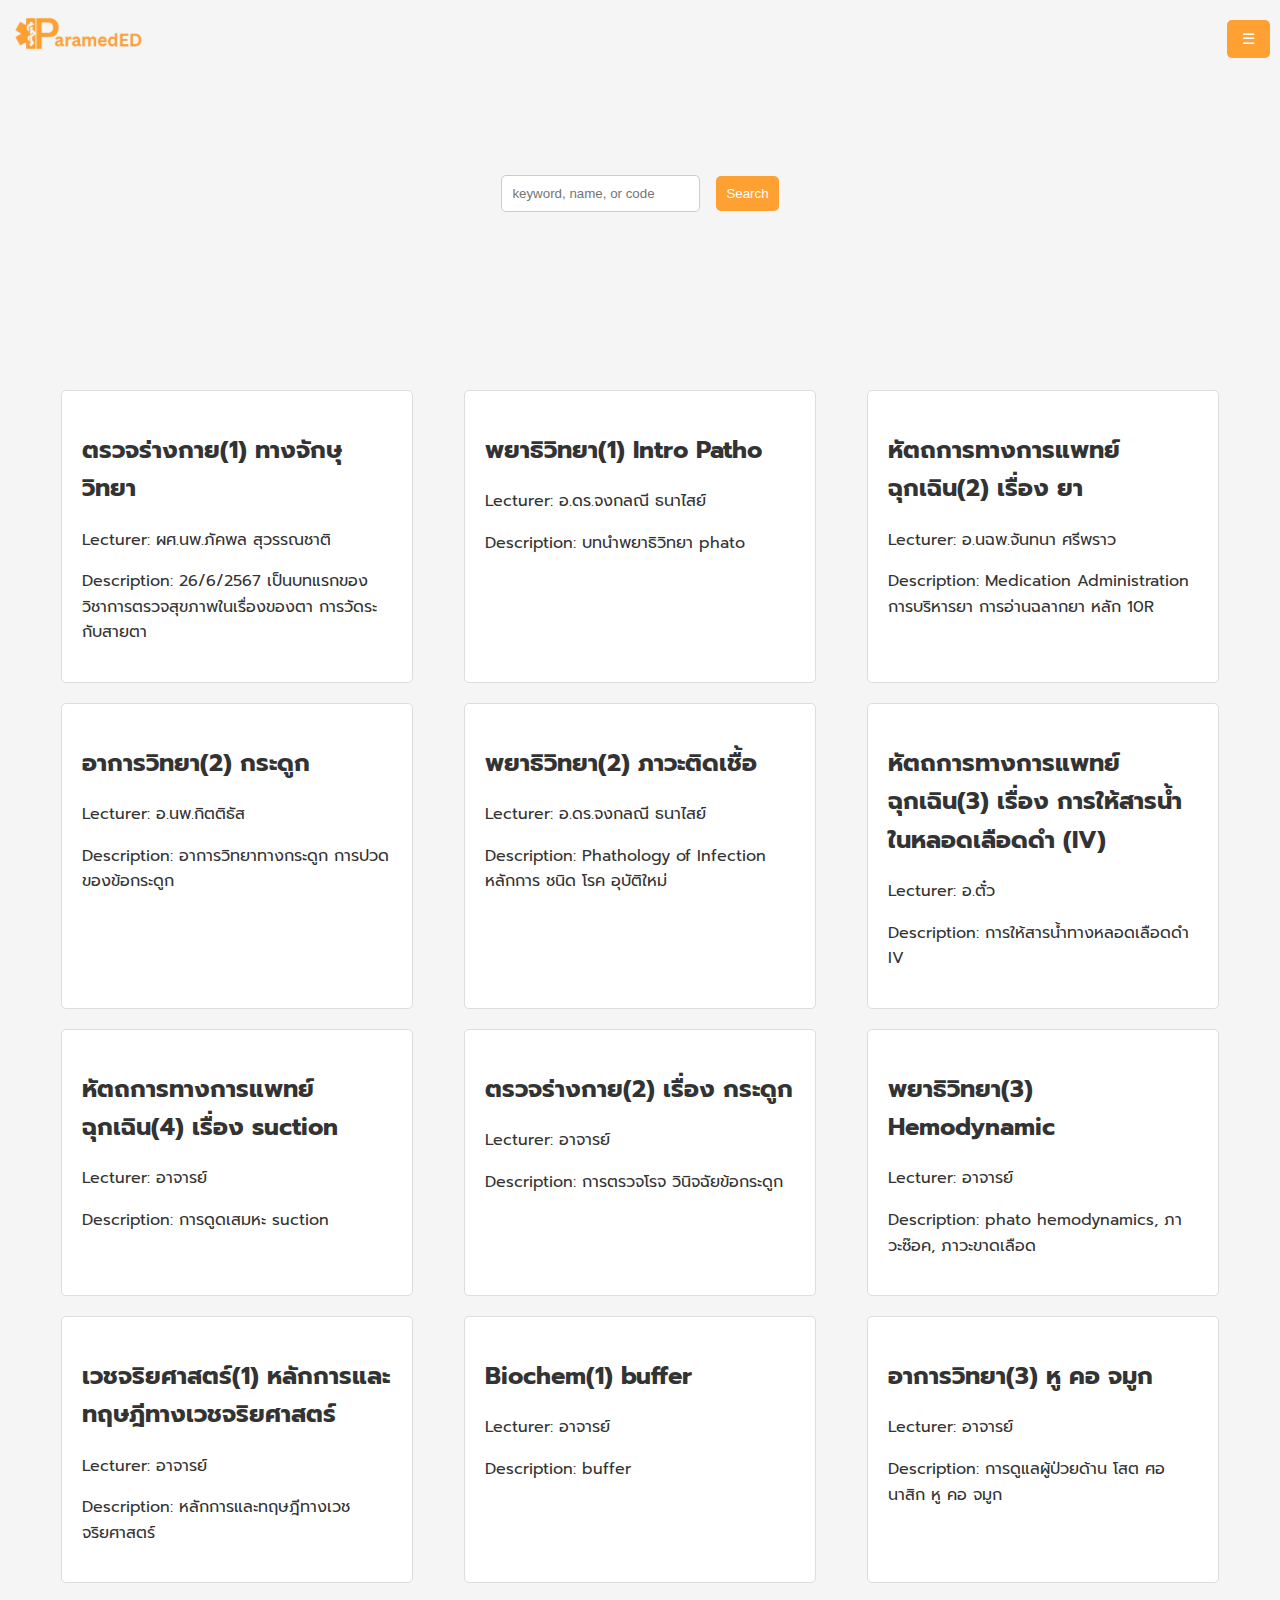
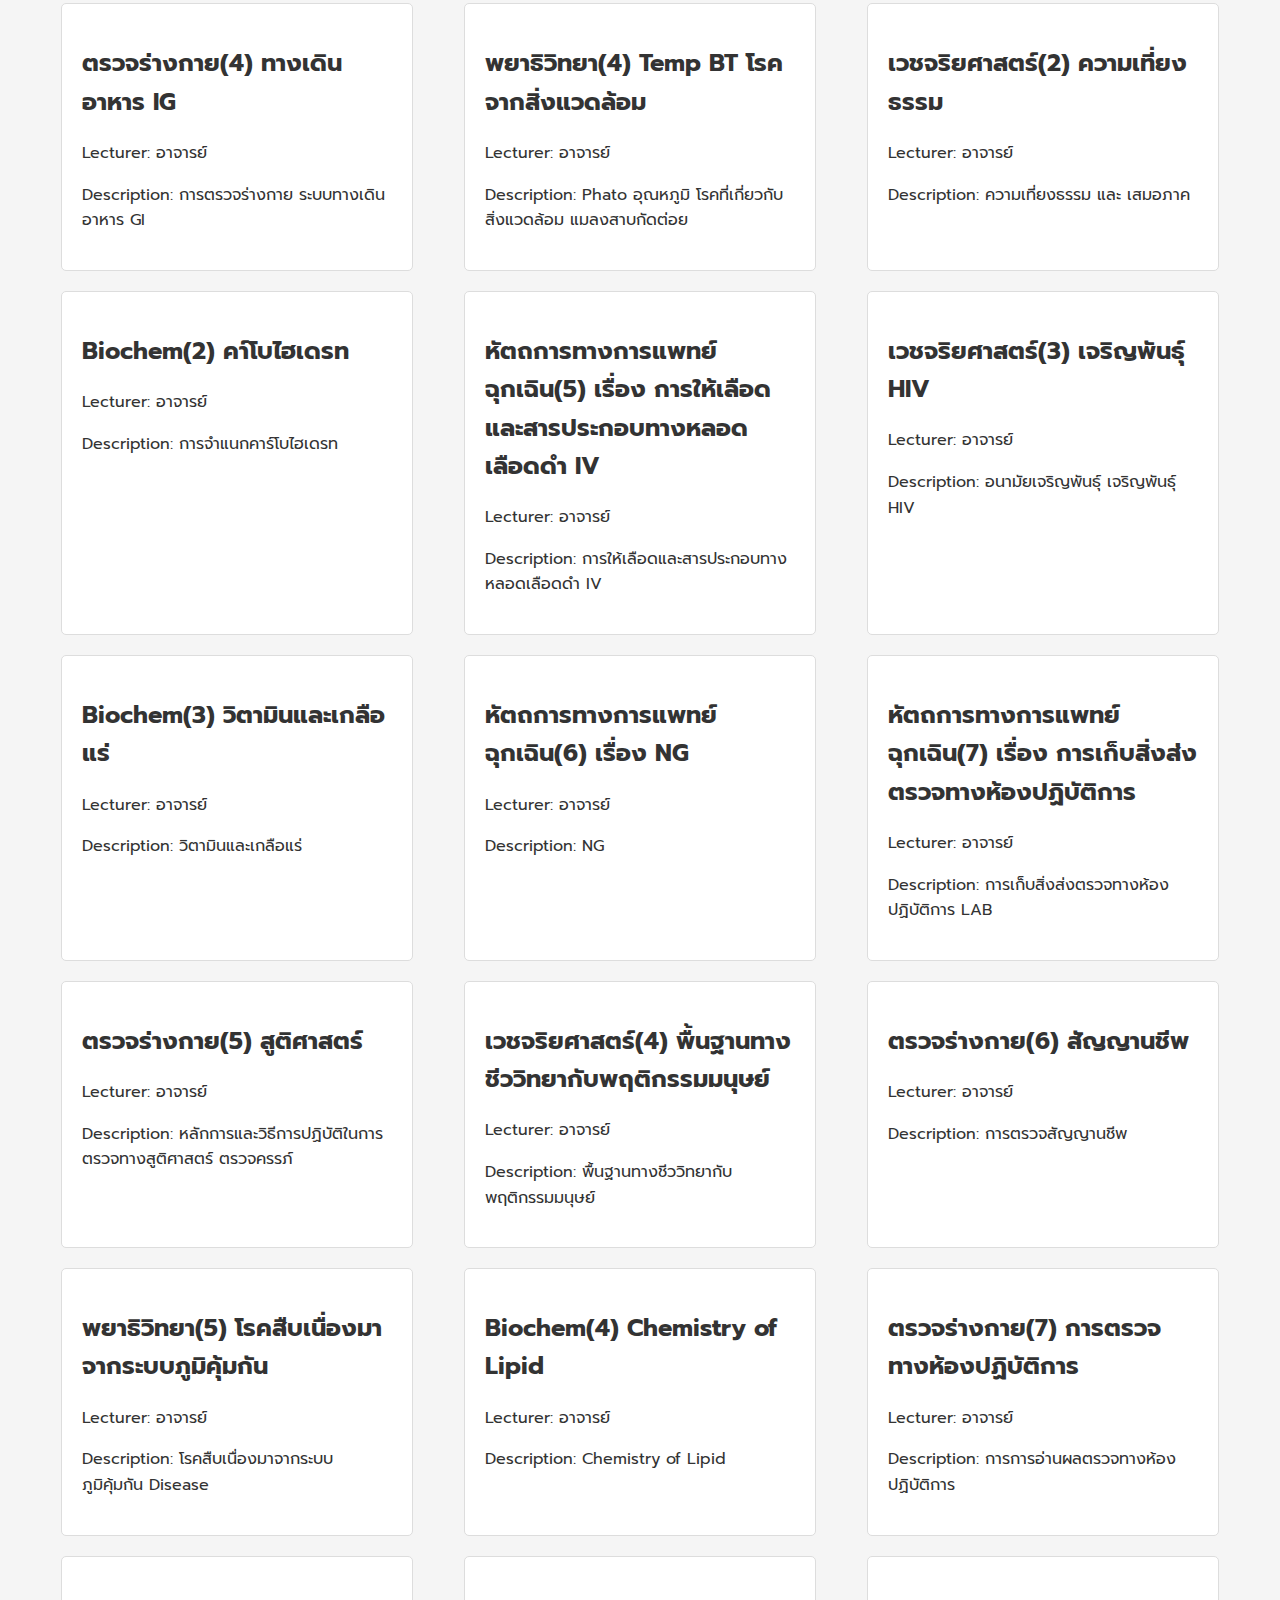
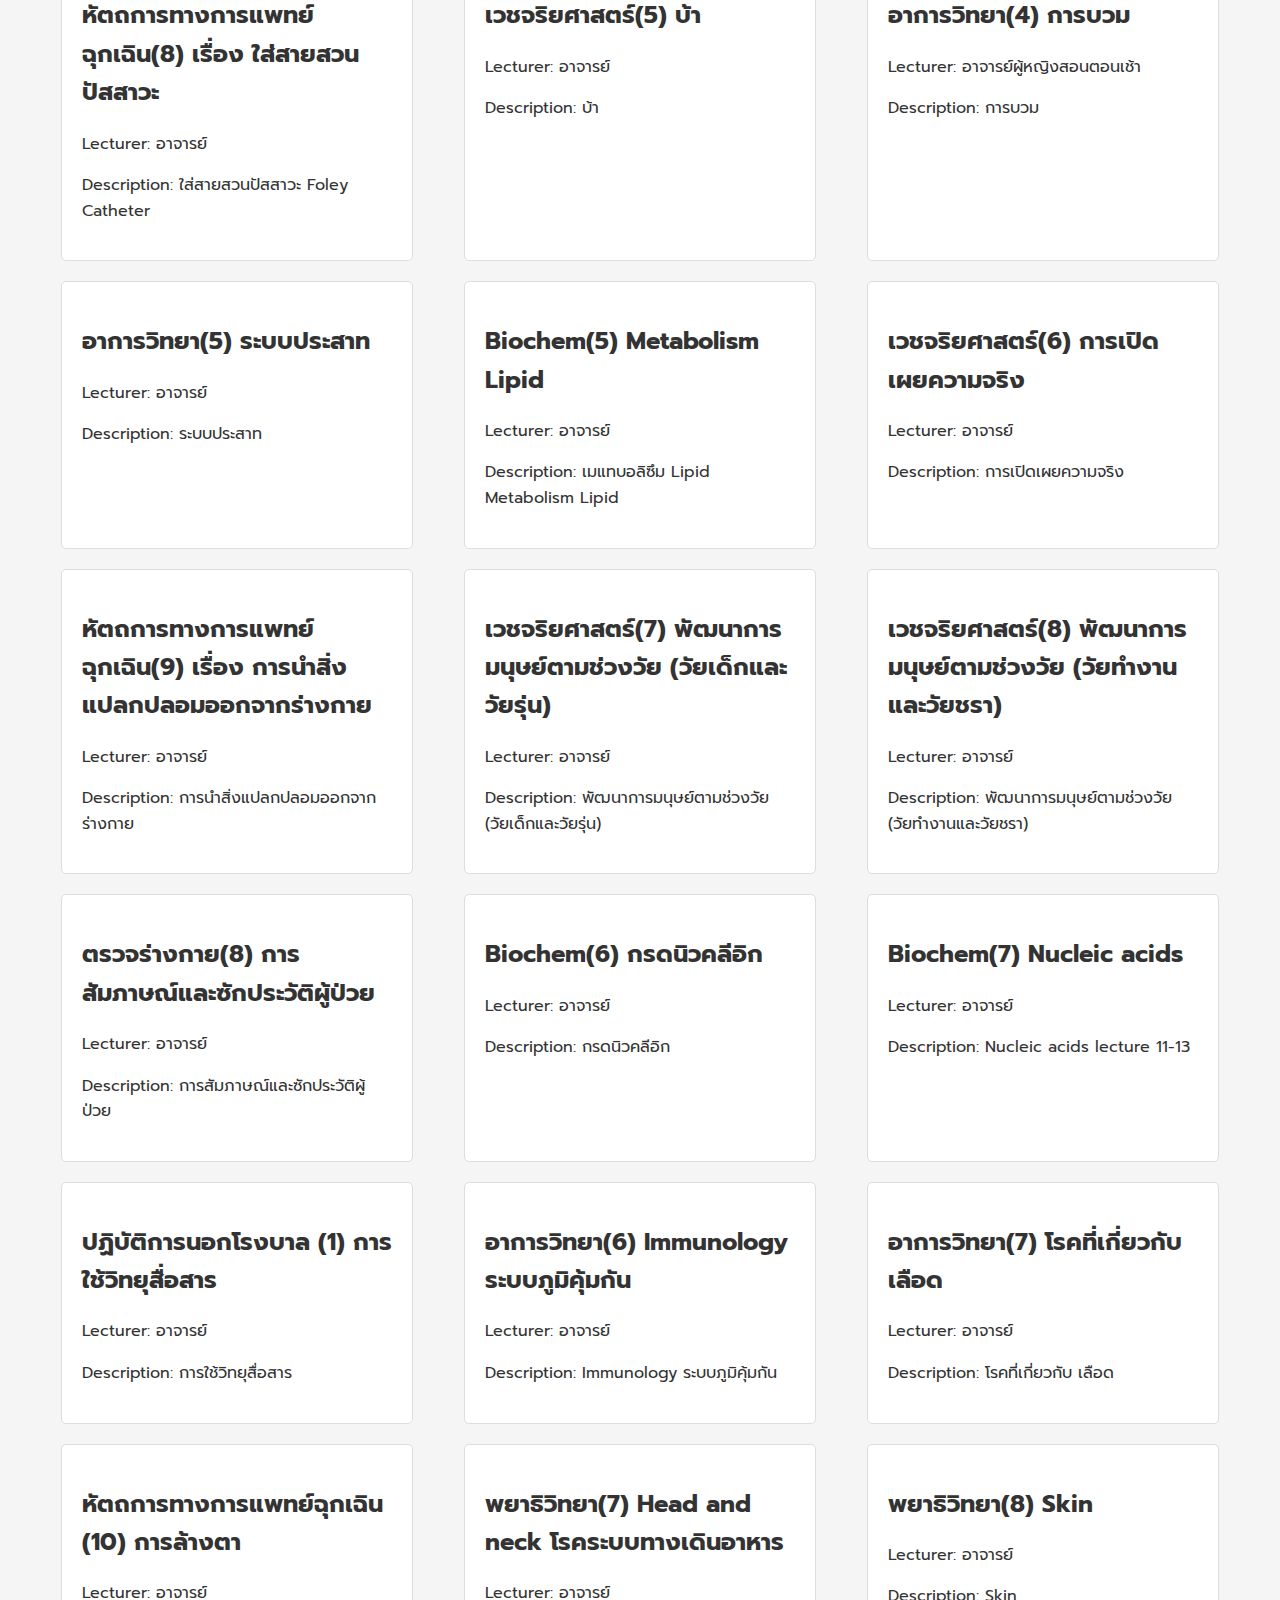
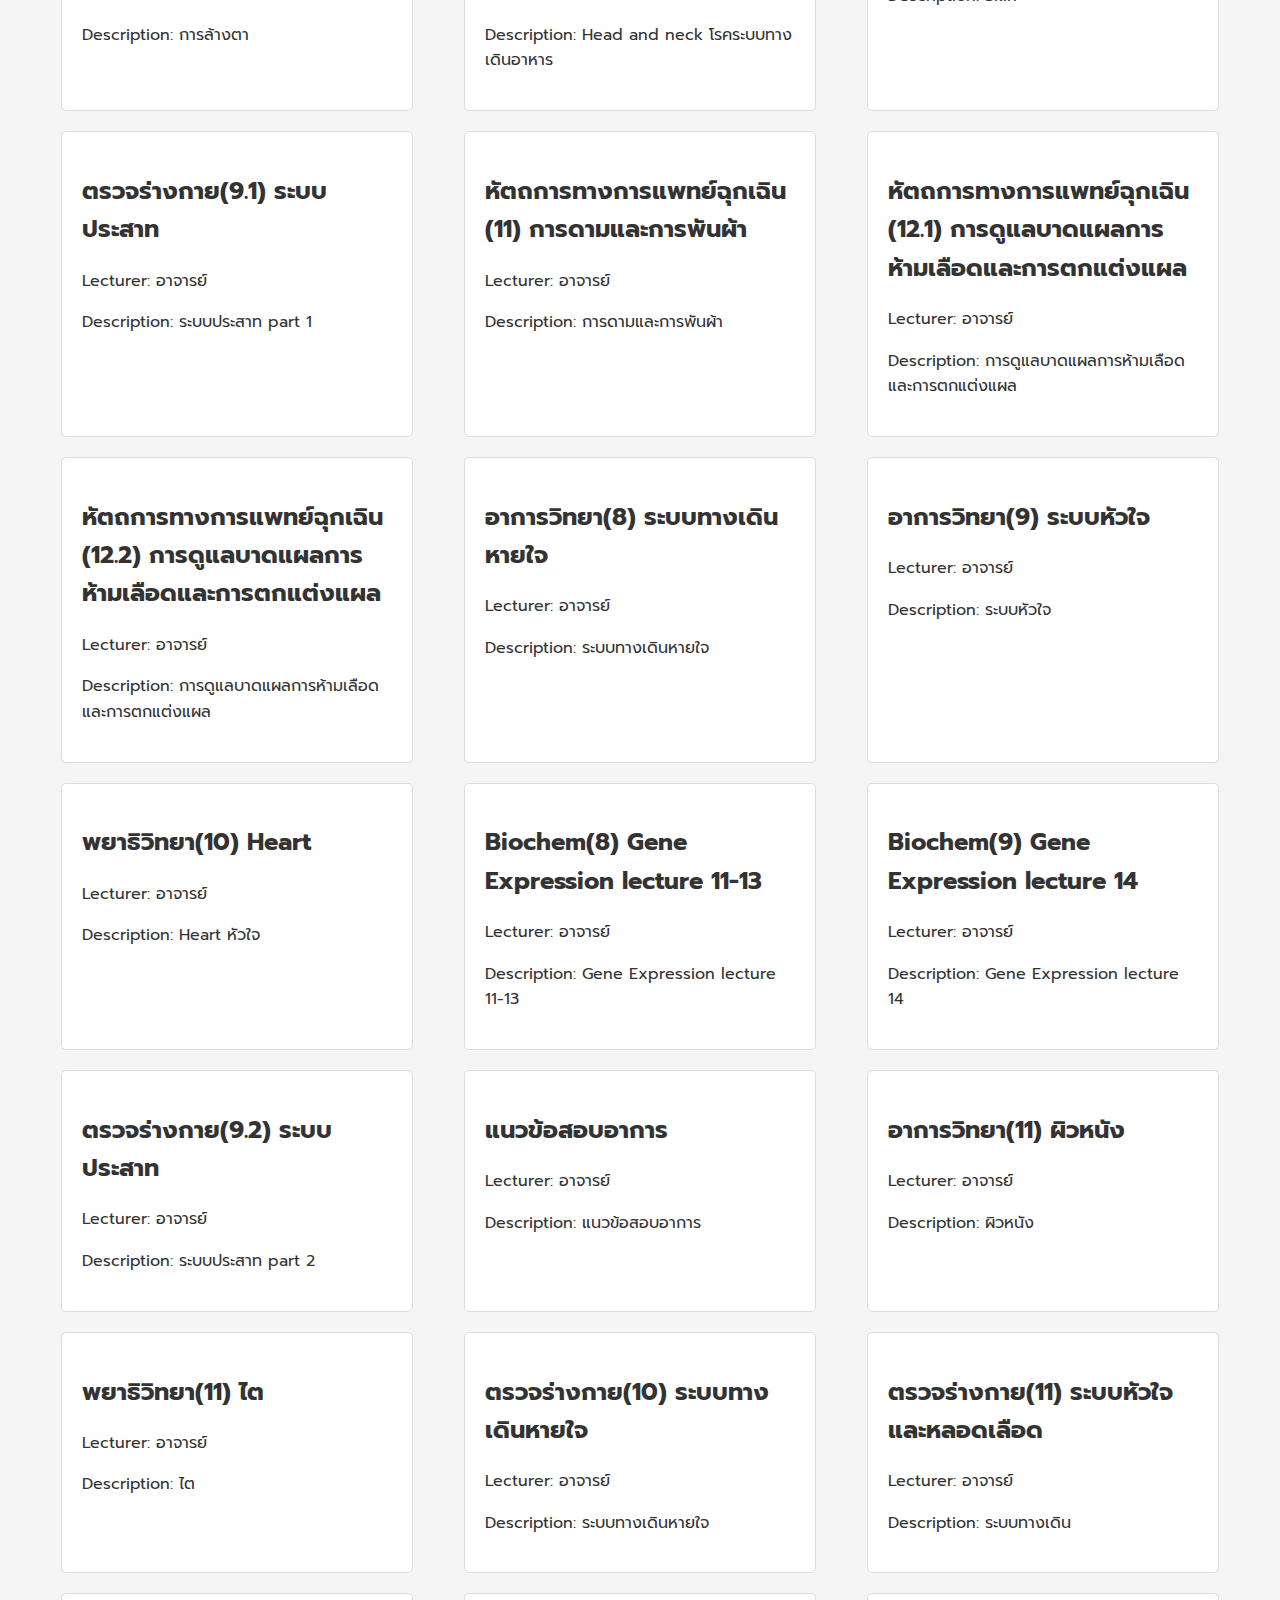
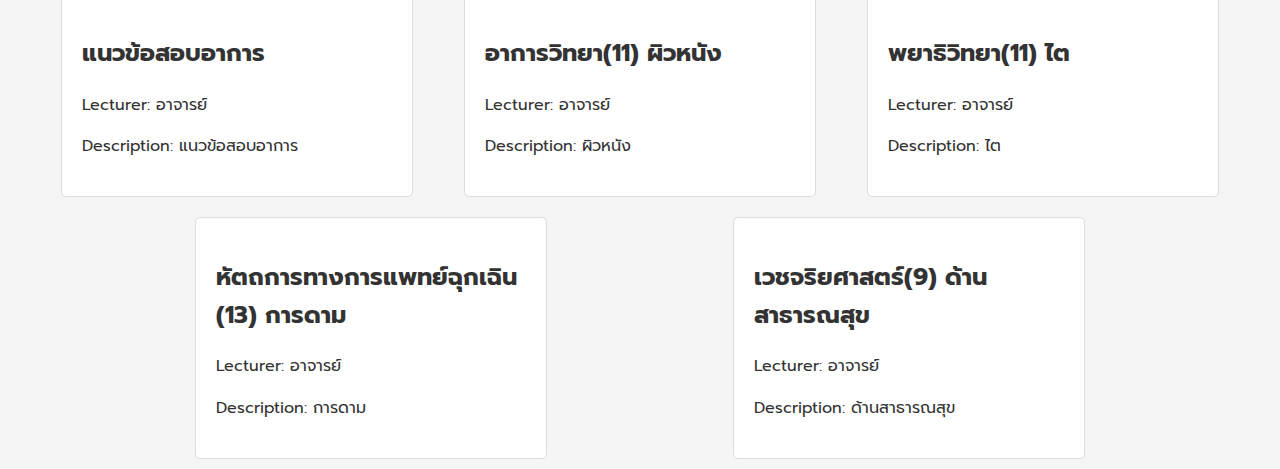
<file: Apps/คริปในห้องเรียน/index.html>
<!DOCTYPE html>
<html lang="en">
<head>
    <meta charset="UTF-8">
    <meta name="viewport" content="width=device-width, initial-scale=1.0, maximum-scale=1.0, user-scalable=no">
    <title>ParamedEd</title>
    <link rel="stylesheet" href="style.css">
    <link rel="icon" type="image/x-icon" href="../../imgs/icon_ParaEd.png">
    <!-- Add any additional CSS or library links here -->
     
</head>
<body>

    <div id="headerBanner">
        <a href="../../index.html"><img src="../../imgs/ParamedEd.png" alt="Logo" id="logo"></a>
    </div>

    <!-- Slide Toggle Menu Button -->
    <button id="menuToggleButton" onclick="toggleMenu()">☰</button>

    <!-- Slide Toggle Menu Content -->
    <div id="slideMenu">
        <a href="./index.html" style="color: sandybrown;">ปี 2 เทอม 1</a>
        <a href="./Pages/Page2.html">ปี 2 เทอม 2</a>
    </div>

    <div id="searchContainer">
        <input type="text" id="searchInput" placeholder="keyword, name, or code" onkeypress="handleKeyPress(event)">
       <button onclick="[searchBooks(),myFunction()]">Search</button>
    </div>


    <div id="bookResults">
        <!-- Book search results will be displayed here -->
       
    </div>

    <!-- Add any additional scripts or library links here -->

    <script src="app.js"></script>
    <script>
        function myFunction() {
            var x = document.getElementById("bookResults");
            if (window.innerWidth < 1000) {
                    x.classList.add("responsive");
                } else {
                    if (x.classList.contains("responsive")) {
                    x.classList.remove("responsive");
                }
            }
        }
    </script>

<!-- Scroll-to-Top Button -->
<button id="scrollButton" onclick="scrollToTop()">↑</button>

<script>
const localBooks = [
    // { title: "ประวัติศาสตร์", code: "H103-43", shell:"100", local:"Shell 100 ตู้ที่ 3 ชั้น 4 ล๊อค 3", description: " เป็นการค้นพบ ค้นหา รวบรวม จัดระเบียบและนำเสนอข้อมูลเกี่ยวกับเหตุการณ์ในอดีตประวัติศาสตร์" },
     // Add more books as needed.
     // { title: "", lecturer: "", description: "",video: "", url: "" },
     { title: "ตรวจร่างกาย(1) ทางจักษุวิทยา", lecturer: "ผศ.นพ.ภัคพล สุวรรณชาติ", description: "26/6/2567 เป็นบทแรกของวิชาการตรวจสุขภาพในเรื่องของตา การวัดระกับสายตา",video: "https://youtu.be/ZfhKYfA6Fxo", url: "https://drive.google.com/file/d/17u2y0d6HRSlNmsR6oMcT_R6THT79JEuc/view" },
     { title: "พยาธิวิทยา(1) Intro Patho", lecturer: "อ.ดร.จงกลณี ธนาไสย์", description: "บทนำพยาธิวิทยา phato",video: "https://youtu.be/bG3Suu_nfpw", url: "https://drive.google.com/file/d/1tQWKaWDUKNAQySp1zB0quNyJj_MvgCij/view?usp=drive_link" },
     { title: "หัตถการทางการแพทย์ฉุกเฉิน(2) เรื่อง ยา", lecturer: "อ.นฉพ.จันทนา ศรีพราว", description: "Medication Administration การบริหารยา การอ่านฉลากยา หลัก 10R",video: "https://www.youtube.com/watch?v=PXtrkAWK25Q", url: "https://drive.google.com/file/d/1soVKz_4t-B4-ZZCu8oIygeB9FegyUUxE/view?usp=drive_link" },
     { title: "อาการวิทยา(2) กระดูก", lecturer: "อ.นพ.กิตติธัส", description: "อาการวิทยาทางกระดูก การปวดของข้อกระดูก",video: "https://youtu.be/0Jj7jkW_wzg?si=N6VpHFphzLfrp-rK", url: "https://drive.google.com/file/d/1RPD1vHyguN6ynav3uz5HrFB8loZ-tCwE/view?usp=drive_link" },
     { title: "พยาธิวิทยา(2) ภาวะติดเชื้อ", lecturer: "อ.ดร.จงกลณี ธนาไสย์", description: "Phathology of Infection หลักการ ชนิด โรค อุบัติใหม่",video: "https://youtu.be/vnJzCj8cbdk?si=npmMDERPCkZoeXVI", url: "" },
     { title: "หัตถการทางการแพทย์ฉุกเฉิน(3) เรื่อง การให้สารนํ้าในหลอดเลือดดำ (IV)", lecturer: "อ.ตั๋ว", description: "การให้สารนํ้าทางหลอดเลือดดำ IV",video: "https://youtu.be/boziUt6yRpQ?si=_7JfUTMOXS2t-RBv", url: "" },
     { title: "หัตถการทางการแพทย์ฉุกเฉิน(4) เรื่อง suction", lecturer: "อาจารย์", description: "การดูดเสมหะ suction",video: "https://youtu.be/Ie90Nwn8Yhg?si=udM8bFmsAYIA-b4_", url: "" },
     { title: "ตรวจร่างกาย(2) เรื่อง กระดูก", lecturer: "อาจารย์", description: "การตรวจโรจ วินิจฉัยข้อกระดูก",video: "https://youtu.be/8PbsmlDmsV8?si=rWIMZpP68zvo4OeP", url: "" },
     { title: "พยาธิวิทยา(3) Hemodynamic", lecturer: "อาจารย์", description: "phato hemodynamics, ภาวะซ๊อค, ภาวะขาดเลือด",video: "https://youtu.be/mSOATkP9o-4?si=Nej5umk_NUG4-TG_", url: "" },
     { title: "เวชจริยศาสตร์(1) หลักการและทฤษฎีทางเวชจริยศาสตร์", lecturer: "อาจารย์", description: "หลักการและทฤษฎีทางเวชจริยศาสตร์",video: "https://youtu.be/C24YlsiNDHs?si=-BZtkt0vO0sByxIy", url: "" },
     { title: "Biochem(1) buffer", lecturer: "อาจารย์", description: "buffer",video: "https://youtu.be/lqXpNIEbDI8?si=YZKjsirEdPWXU2Jw", url: "" },
     { title: "อาการวิทยา(3) หู คอ จมูก", lecturer: "อาจารย์", description: "การดูแลผู้ป่วยด้าน โสต ศอ นาสิก หู คอ จมูก",video: "https://youtu.be/MWUgNzJ5Jns?si=dgtdL0tP_rP_oyDa", url: "" },
     { title: "ตรวจร่างกาย(4) ทางเดินอาหาร IG", lecturer: "อาจารย์", description: "การตรวจร่างกาย ระบบทางเดินอาหาร GI",video: "https://youtu.be/8cIlyNW-9NM", url: "" },
     { title: "พยาธิวิทยา(4) Temp BT โรคจากสิ่งแวดล้อม", lecturer: "อาจารย์", description: "Phato อุณหภูมิ โรคที่เกี่ยวกับสิ่งแวดล้อม แมลงสาบกัดต่อย",video: "https://youtu.be/NFTsKGXnpes?si=WJ4KBXfVVH6lSaUo ", url: "" },
     { title: "เวชจริยศาสตร์(2) ความเที่ยงธรรม", lecturer: "อาจารย์", description: "ความเที่ยงธรรม และ เสมอภาค",video: "https://youtu.be/ge2N7n_SML4?si=7ajiKdntvY1R0DCK", url: "" },
    { title: "Biochem(2) คา์โบไฮเดรท", lecturer: "อาจารย์", description: "การจำแนกคาร์โบไฮเดรท",video: "https://youtu.be/T09jWOd1ISg?si=XYgFxO815xe3bl1x", url: "" },
    { title: "หัตถการทางการแพทย์ฉุกเฉิน(5) เรื่อง การให้เลือดและสารประกอบทางหลอดเลือดดำ IV", lecturer: "อาจารย์", description: "การให้เลือดและสารประกอบทางหลอดเลือดดำ IV",video: "https://youtu.be/VOoH4H4WvCE?si=KP5xIVzPoKAl16uX", url: "" },

    { title: "เวชจริยศาสตร์(3) เจริญพันธุ์ HIV", lecturer: "อาจารย์", description: "อนามัยเจริญพันธุ์ เจริญพันธุ์ HIV",video: "https://youtu.be/WEDuFklmrhs", url: "" },
    { title: "Biochem(3) วิตามินและเกลือแร่", lecturer: "อาจารย์", description: "วิตามินและเกลือแร่",video: "https://youtu.be/DDFNE2sSukA", url: "" },
    { title: "หัตถการทางการแพทย์ฉุกเฉิน(6) เรื่อง NG", lecturer: "อาจารย์", description: "NG",video: "https://youtu.be/rpjLp2x7i2I", url: "" },
    { title: "หัตถการทางการแพทย์ฉุกเฉิน(7) เรื่อง การเก็บสิ่งส่งตรวจทางห้องปฏิบัติการ", lecturer: "อาจารย์", description: "การเก็บสิ่งส่งตรวจทางห้องปฏิบัติการ LAB",video: "https://youtu.be/MyfFWdEdqxs", url: "" },
    { title: "ตรวจร่างกาย(5) สูติศาสตร์", lecturer: "อาจารย์", description: "หลักการและวิธีการปฏิบัติในการตรวจทางสูติศาสตร์ ตรวจครรภ์",video: "https://youtu.be/Qm8c1mDZ_yM", url: "" },
    { title: "เวชจริยศาสตร์(4) พื้นฐานทางชีววิทยากับพฤติกรรมมนุษย์", lecturer: "อาจารย์", description: "พื้นฐานทางชีววิทยากับพฤติกรรมมนุษย์",video: "https://youtu.be/jllWUGSUQKw", url: "" },
    { title: "ตรวจร่างกาย(6) สัญญานชีพ", lecturer: "อาจารย์", description: "การตรวจสัญญานชีพ",video: "https://youtu.be/-A3EOBg0yQw", url: "" },
    { title: "พยาธิวิทยา(5) โรคสืบเนื่องมาจากระบบภูมิคุ้มกัน", lecturer: "อาจารย์", description: "โรคสืบเนื่องมาจากระบบภูมิคุ้มกัน Disease",video: "https://youtu.be/bco7rApKhs0", url: "" },
    { title: "Biochem(4) Chemistry of Lipid", lecturer: "อาจารย์", description: "Chemistry of Lipid",video: "https://youtu.be/GC26jWpjTdw", url: "" },
    { title: "ตรวจร่างกาย(7) การตรวจทางห้องปฏิบัติการ", lecturer: "อาจารย์", description: "การการอ่านผลตรวจทางห้องปฏิบัติการ",video: "https://youtu.be/4gclWqYIcHo", url: "" },
    
    { title: "หัตถการทางการแพทย์ฉุกเฉิน(8) เรื่อง ใส่สายสวนปัสสาวะ", lecturer: "อาจารย์", description: "ใส่สายสวนปัสสาวะ Foley Catheter",video: "https://youtu.be/ogBYTkDf974", url: "" },
    { title: "เวชจริยศาสตร์(5) บ้า", lecturer: "อาจารย์", description: "บ้า",video: "https://youtu.be/XFczmMcbPMQ", url: "" },
    { title: "อาการวิทยา(4) การบวม", lecturer: "อาจารย์ผู้หญิงสอนตอนเช้า", description: "การบวม",video: "https://youtu.be/Z-VxCqfIr8o", url: "" },
    { title: "อาการวิทยา(5) ระบบประสาท", lecturer: "อาจารย์", description: "ระบบประสาท",video: "https://youtu.be/7relNaZpD64", url: "" },
    { title: "Biochem(5) Metabolism Lipid", lecturer: "อาจารย์", description: "เมแทบอลิซึม Lipid Metabolism Lipid",video: "https://youtu.be/7lPlrIdM9Uk", url: "" },
    { title: "เวชจริยศาสตร์(6) การเปิดเผยความจริง", lecturer: "อาจารย์", description: "การเปิดเผยความจริง",video: "https://youtu.be/PxQaGxjmtyg", url: "" },
    
    { title: "หัตถการทางการแพทย์ฉุกเฉิน(9) เรื่อง การนำสิ่งแปลกปลอมออกจากร่างกาย", lecturer: "อาจารย์", description: "การนำสิ่งแปลกปลอมออกจากร่างกาย",video: "https://youtu.be/VmovaSdGHeo?si=miXg8miuseaHt6Mo", url: "" },
    { title: "เวชจริยศาสตร์(7) พัฒนาการมนุษย์ตามช่วงวัย (วัยเด็กและวัยรุ่น)", lecturer: "อาจารย์", description: "พัฒนาการมนุษย์ตามช่วงวัย (วัยเด็กและวัยรุ่น)",video: "https://youtu.be/630HZB8X9wY?si=FkSxWVZjWwZs8Alg", url: "" },
    { title: "เวชจริยศาสตร์(8) พัฒนาการมนุษย์ตามช่วงวัย (วัยทำงานและวัยชรา)", lecturer: "อาจารย์", description: "พัฒนาการมนุษย์ตามช่วงวัย (วัยทำงานและวัยชรา)",video: "https://youtu.be/3TYRMUp40ug?si=iJSuTsavRt0EwmOU", url: "" },
    { title: "ตรวจร่างกาย(8) การสัมภาษณ์และซักประวัติผู้ป่วย", lecturer: "อาจารย์", description: "การสัมภาษณ์และซักประวัติผู้ป่วย",video: "https://youtu.be/UwqO265XviU?si=e1v9tzXA85-Ixvxg", url: "" },
    { title: "Biochem(6) กรดนิวคลีอิก", lecturer: "อาจารย์", description: "กรดนิวคลีอิก",video: "https://youtu.be/tuzcD2IlaKg?si=1Fk3Q1SIK8UhyGSH", url: "" },
    
    { title: "Biochem(7) Nucleic acids", lecturer: "อาจารย์", description: "Nucleic acids lecture 11-13",video: "https://youtu.be/tuzcD2IlaKg?si=1Fk3Q1SIK8UhyGSH", url: "" },
    { title: "ปฏิบัติการนอกโรงบาล (1) การใช้วิทยุสื่อสาร", lecturer: "อาจารย์", description: "การใช้วิทยุสื่อสาร",video: "https://youtu.be/tuzcD2IlaKg?si=1Fk3Q1SIK8UhyGSH", url: "" },
    { title: "อาการวิทยา(6) Immunology ระบบภูมิคุ้มกัน", lecturer: "อาจารย์", description: "Immunology ระบบภูมิคุ้มกัน",video: "https://youtu.be/o8UxrJXOGbE", url: "" },
    { title: "อาการวิทยา(7) โรคที่เกี่ยวกับ เลือด", lecturer: "อาจารย์", description: "โรคที่เกี่ยวกับ เลือด",video: "https://youtu.be/zj9RZaneQCs?si=pL72uSivED7wHnvR", url: "" },
    { title: "หัตถการทางการแพทย์ฉุกเฉิน (10) การล้างตา", lecturer: "อาจารย์", description:"การล้างตา",video: "https://youtu.be/oXa6coaWWCw?si=kLSXWSZYzIaVh3Wf", url: "" },
    { title: "พยาธิวิทยา(7) Head and neck โรคระบบทางเดินอาหาร", lecturer: "อาจารย์", description:"Head and neck โรคระบบทางเดินอาหาร",video: "https://youtu.be/ZRKqk5c_bCo?si=Q2wl8ovz5T_YV49F", url: "" },
    { title: "พยาธิวิทยา(8) Skin", lecturer: "อาจารย์", description:"Skin",video: "https://youtu.be/H8G3SUgu2_c?si=4mL3FJzFRQnslZB1", url: "" },


    { title: "ตรวจร่างกาย(9.1) ระบบประสาท", lecturer: "อาจารย์", description: "ระบบประสาท part 1",video: "https://www.youtube.com/watch?v=m6WjOl7SD5o", url: "" },
    { title: "หัตถการทางการแพทย์ฉุกเฉิน (11) การดามและการพันผ้า", lecturer: "อาจารย์", description: "การดามและการพันผ้า",video: "https://www.youtube.com/watch?v=IPiUIsXKPag", url: "" },
    { title: "หัตถการทางการแพทย์ฉุกเฉิน (12.1) การดูแลบาดแผลการห้ามเลือดและการตกแต่งแผล", lecturer: "อาจารย์", description: "การดูแลบาดแผลการห้ามเลือดและการตกแต่งแผล",video: "https://www.youtube.com/watch?v=BUitblyb-Hw", url: "" },
    { title: "หัตถการทางการแพทย์ฉุกเฉิน (12.2) การดูแลบาดแผลการห้ามเลือดและการตกแต่งแผล", lecturer: "อาจารย์", description: "การดูแลบาดแผลการห้ามเลือดและการตกแต่งแผล",video: "https://youtu.be/1HvTjZpdLAM", url: "" },
    { title: "อาการวิทยา(8) ระบบทางเดินหายใจ", lecturer: "อาจารย์", description: "ระบบทางเดินหายใจ",video: "https://www.youtube.com/watch?v=b3g6SJSsVB8", url: "" },
    { title: "อาการวิทยา(9) ระบบหัวใจ", lecturer: "อาจารย์", description: "ระบบหัวใจ",video: "https://www.youtube.com/watch?v=lWx7EvVKDA0", url: "" },
    { title: "พยาธิวิทยา(10) Heart", lecturer: "อาจารย์", description:"Heart หัวใจ",video: "https://www.youtube.com/watch?v=ryZBCKp1-o0", url: "" },
    { title: "Biochem(8) Gene Expression lecture 11-13", lecturer: "อาจารย์", description: "Gene Expression lecture 11-13",video: "https://www.youtube.com/watch?v=JHz5YKkE_gw", url: "" },
    { title: "Biochem(9) Gene Expression lecture 14", lecturer: "อาจารย์", description: "Gene Expression lecture 14",video: "https://www.youtube.com/watch?v=cGMwmpzShTA", url: "" },
    
    { title: "ตรวจร่างกาย(9.2) ระบบประสาท", lecturer: "อาจารย์", description: "ระบบประสาท part 2",video: "https://www.youtube.com/watch?v=CxKvpHd2Da8", url: "" },
    { title: "แนวข้อสอบอาการ", lecturer: "อาจารย์", description: "แนวข้อสอบอาการ",video: "https://m.youtube.com/watch?feature=shared&v=fbilgo25xkk", url: "" }, 
    { title: "อาการวิทยา(11) ผิวหนัง", lecturer: "อาจารย์", description: "ผิวหนัง",video: "https://m.youtube.com/watch?v=ad-F54AHg_Y", url: "" }, 
    { title: "พยาธิวิทยา(11) ไต", lecturer: "อาจารย์", description: "ไต",video: "https://m.youtube.com/watch?v=-AcHQ8E9sY4", url: "" },
    { title: "ตรวจร่างกาย(10) ระบบทางเดินหายใจ", lecturer: "อาจารย์", description: "ระบบทางเดินหายใจ",video: "https://youtu.be/EtfMc-TKAp8?si=VtXnoJM-343LhViP", url: "" },
    { title: "ตรวจร่างกาย(11) ระบบหัวใจและหลอดเลือด", lecturer: "อาจารย์ ", description: "ระบบทางเดิน",video: "https://www.youtube.com/watch?v=-D3VXOSv_Xc", url: "" },
    { title: "แนวข้อสอบอาการ", lecturer: "อาจารย์", description: "แนวข้อสอบอาการ",video: "https://m.youtube.com/watch?feature=shared&v=fbilgo25xkk", url: "" }, 
    { title: "อาการวิทยา(11) ผิวหนัง", lecturer: "อาจารย์", description: "ผิวหนัง",video: "https://m.youtube.com/watch?v=ad-F54AHg_Y", url: "" }, 
    { title: "พยาธิวิทยา(11) ไต", lecturer: "อาจารย์", description: "ไต",video: "https://m.youtube.com/watch?v=-AcHQ8E9sY4", url: "" },
     //{ title: "", lecturer: "อาจารย์", description: "",video: "", url: "" },  
    { title: "หัตถการทางการแพทย์ฉุกเฉิน (13) การดาม", lecturer: "อาจารย์", description: "การดาม",video: "https://www.youtube.com/watch?v=DrEh5SzIK28", url: "" },  
    { title: "เวชจริยศาสตร์(9) ด้านสาธารณสุข", lecturer: "อาจารย์", description: "ด้านสาธารณสุข",video: "https://www.youtube.com/watch?v=t0ut0JzuuPs", url: "" }
 ];
 


    // Scroll Button Functionality
    const scrollButton = document.getElementById('scrollButton');

    window.addEventListener('scroll', () => {
        if (window.scrollY > 100) {
            scrollButton.classList.add('show');
            scrollButton.classList.remove('hide');
        } else {
            scrollButton.classList.add('hide');
            scrollButton.classList.remove('show');
        }
    });

    function scrollToTop() {
        window.scrollTo({ top: 0, behavior: 'smooth' });
    }
</script>
    
</body>
</html>
</file>
<file: Apps/คริปในห้องเรียน/style.css>
@import url('https://fonts.googleapis.com/css2?family=Prompt:ital,wght@0,100;0,200;0,300;0,400;0,500;0,600;0,700;0,800;0,900;1,100;1,200;1,300;1,400;1,500;1,600;1,700;1,800;1,900&display=swap');

body {
    font-family: 'Prompt', 'Arial', sans-serif;
    background-color: #f5f5f5;
    color: #333;
    line-height: 1.6;
    margin: 0;
    display: flex;
    align-items: center;
    justify-content: center;
    height: 30vh; /* Make the body take up the full height of the viewport */
}


#headerBanner {
    position: fixed;
    top: 0;
    left: 0;
    z-index: 1001; /* Ensure the banner appears above other elements */
    text-align: right;
    padding: 10px;
}

#logo {
    max-width: 100%; /* Ensure the logo does not exceed its container */
    max-height: 50px; /* Set the maximum height of the logo */
}

#searchContainer {
    text-align: center;
    width: auto;
    position: fixed;
    list-style-type: none;
    margin: 0;
    padding: 0;
    
}



#searchWrapper {
    display: flex;
    align-items: center;
    
}

/* Adjust the styles for the searchInput */
#searchInput {
    padding: 10px;
    margin-right: 10px;
    border: 1px solid #ccc;
    border-radius: 5px;
    box-sizing: border-box;
    flex: 1; /* Allow the input to grow and take available space */
}

/* Adjust styles for the button */
#searchButton {
    padding: 10px;
    background-color: #ffa032;
    color: #fff;
    border: none;
    cursor: pointer;
    border-radius: 5px;
}




button {
    margin-top: 10px; /* Adjust the margin as needed */
    padding: 10px;
    background-color: #ffa032; /* Choose your desired color */
    color: #fff;
    border: none;
    cursor: pointer;
    border-radius: 5px;
    
}

#bookResults {
    position: absolute;
    margin: 20px;
    top: 15%;
    width: auto;
    min-width: 20%;
    max-width: 100%;
    display: flex;
    flex-wrap: wrap; /* Allow multiple rows of book results */
    justify-content: space-evenly; /* Center the book results horizontally */
}


#bookResults.responsive {
    position: absolute;
    margin: 20px;
    top: 15%;
    width: auto;
    display: block;
    flex-wrap: wrap;
    justify-content: flex-start;
}

/*
#bookResults {
    position: absolute;
    margin: 20px;
    top: 40%;
    width: auto;
    display: flexbox;
    flex-wrap: wrap; 
    justify-content: flex-start; 
}
*/


#bookResults div {
    background-color: #fff;
    border: 1px solid #ddd;
    padding: 20px;
    margin: 10px;
    border-radius: 5px;
    flex: 0 1 calc(30% - 20px); /* Set the width of each book result to occupy about 30% of the container */
    box-sizing: border-box; /* Include padding and border in the element's total width and height */
    transition: transform 0.3s ease-in-out; /* Add animation to the book results */
}

#bookResults div:hover {
    transform: scale(1.05); /* Add a scale effect on hover */
}


.book-popup {
    position: fixed;
    background-color: #fff;
    border: 1px solid #ddd;
    padding: 20px;
    max-width: 80%;
    border-radius: 5px;
    z-index: 1001; /* Ensure the popup appears above other elements */
    animation: fadeIn 0.5s ease-in-out; /* Add fade-in animation */
}

@keyframes fadeIn {
    from {
        opacity: 0;
    }
    to {
        opacity: 1;
    }
}


.orange-button {
    display: inline-block;
    background-color: #ffa032;
    color: white;
    text-align: center;
    text-decoration: none;
    padding: 5px 10px;
    border-radius: 5px;
    cursor: pointer;
    transition: background-color 0.3s;
}

.orange-button:hover {
    background-color: darkorange;
}



@media (max-width: 1024px) {
    #bookResults {
        display: block;
    }
    #searchContainer {
        text-align: center;
        width: auto;
        position: fixed;
        list-style-type: none;
        margin: 0;
        padding: 0;
        
    }
}


@media (min-width: 1280px) {
    #bookResults {
        position: absolute;
        margin: 20px;
        top: 40%;
        width: auto;
        min-width: 20%;
        max-width: 100%;
        display: flex;
        flex-wrap: wrap; /* Allow multiple rows of book results */
        justify-content: space-evenly; /* Center the book results horizontally */
    }
    #searchContainer {
        text-align: center;
        width: auto;
        position: fixed;
        list-style-type: none;
        margin: 0;
        padding: 0;
        top: 20%;
    }
}

    /* Scroll Button */
    #scrollButton {
        position: fixed;
        bottom: 30px;
        right: 30px;
        background-color: #ffa032;
        color: white;
        border: none;
        border-radius: 50%;
        width: 45px;  /* Reduced size */
        height: 45px; /* Reduced size */
        text-align: center;
        font-size: 20px;  /* Smaller font */
        display: none;
        cursor: pointer;
        z-index: 1002;
        opacity: 0;  /* Initially hidden */
        transform: scale(0.8);  /* Initially small */
        transition: opacity 0.5s ease, transform 0.5s ease;  /* Added smooth transition */
        -webkit-appearance: none;  /* Disable default button styling on iOS */
    }

    #scrollButton.show {
        display: block;
        opacity: 1;
        transform: scale(1);  /* Full size when shown */
    }

    #scrollButton.hide {
        opacity: 0;
        transform: scale(0.8);  /* Small size when hidden */
    }

    #scrollButton:hover {
        transform: scale(1.1);
        box-shadow: 0 6px 20px rgba(0, 0, 0, 0.3);
    }

    #scrollButton:focus {
        outline: none;  /* Remove the blue focus outline */
    }


/* Menu toggle button */
#menuToggleButton {
    position: absolute;
    top: 10px;
    right: 10px;
    z-index: 1002;
    background-color: #ffa032;
    color: white;
    border: none;
    font-size: 15px;
    padding: 10px 15px;
    border-radius: 5px;
    cursor: pointer;
    transition: background-color 0.3s;
}

#menuToggleButton:hover {
    background-color: darkorange;
}

/* Slide-in menu */
#slideMenu {
    position: fixed;
    top: 0;
    right: -250px; /* Hide menu offscreen initially */
    width: 250px;
    height: 100%;
    background-color: #333;
    overflow-x: hidden;
    transition: 0.3s; /* Slide-in effect */
    padding-top: 60px; /* Padding for the menu items */
    z-index: 1001;
}

#slideMenu a {
    padding: 10px 15px;
    text-decoration: none;
    font-size: 18px;
    color: #fff;
    display: block;
    transition: 0.3s;
}

#slideMenu a:hover {
    background-color: #575757;
}

/* Show the slide menu when active */
#slideMenu.open {
    right: 0; /* Slide into view */
}
</file>
